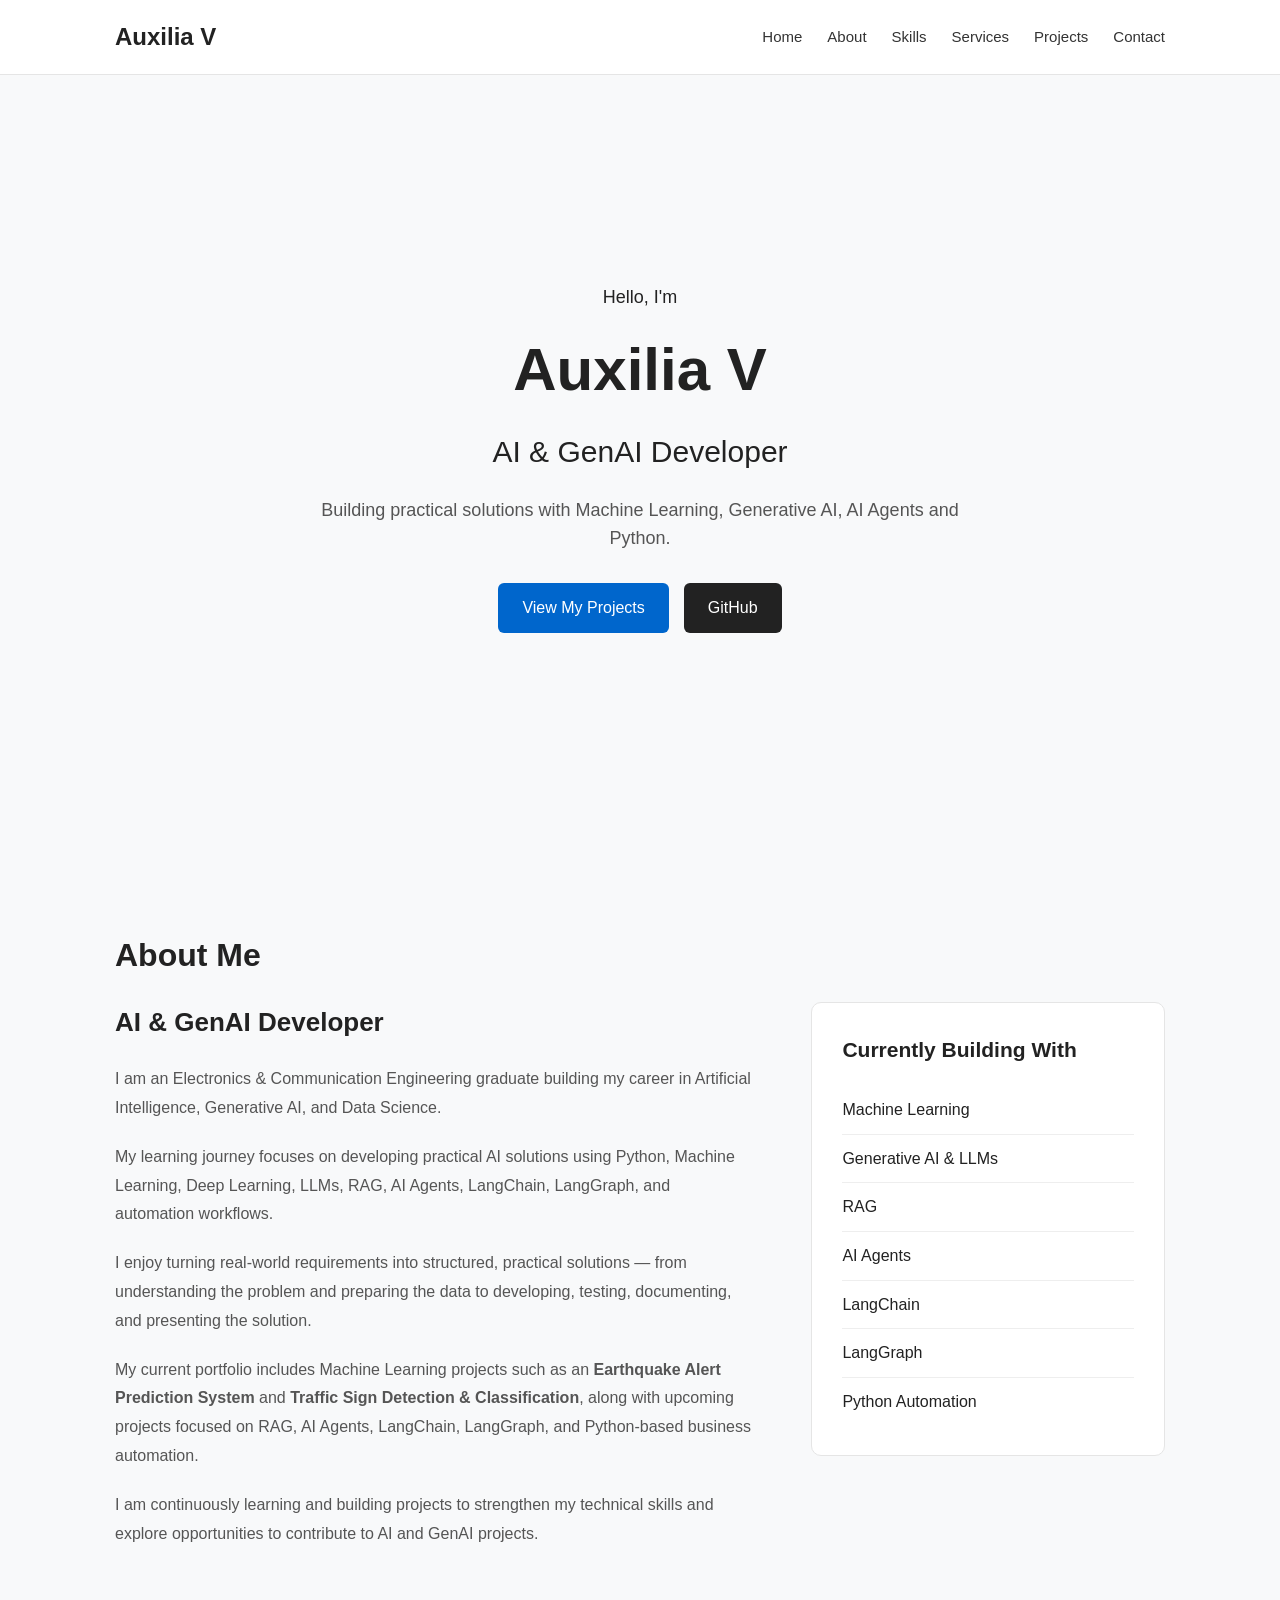
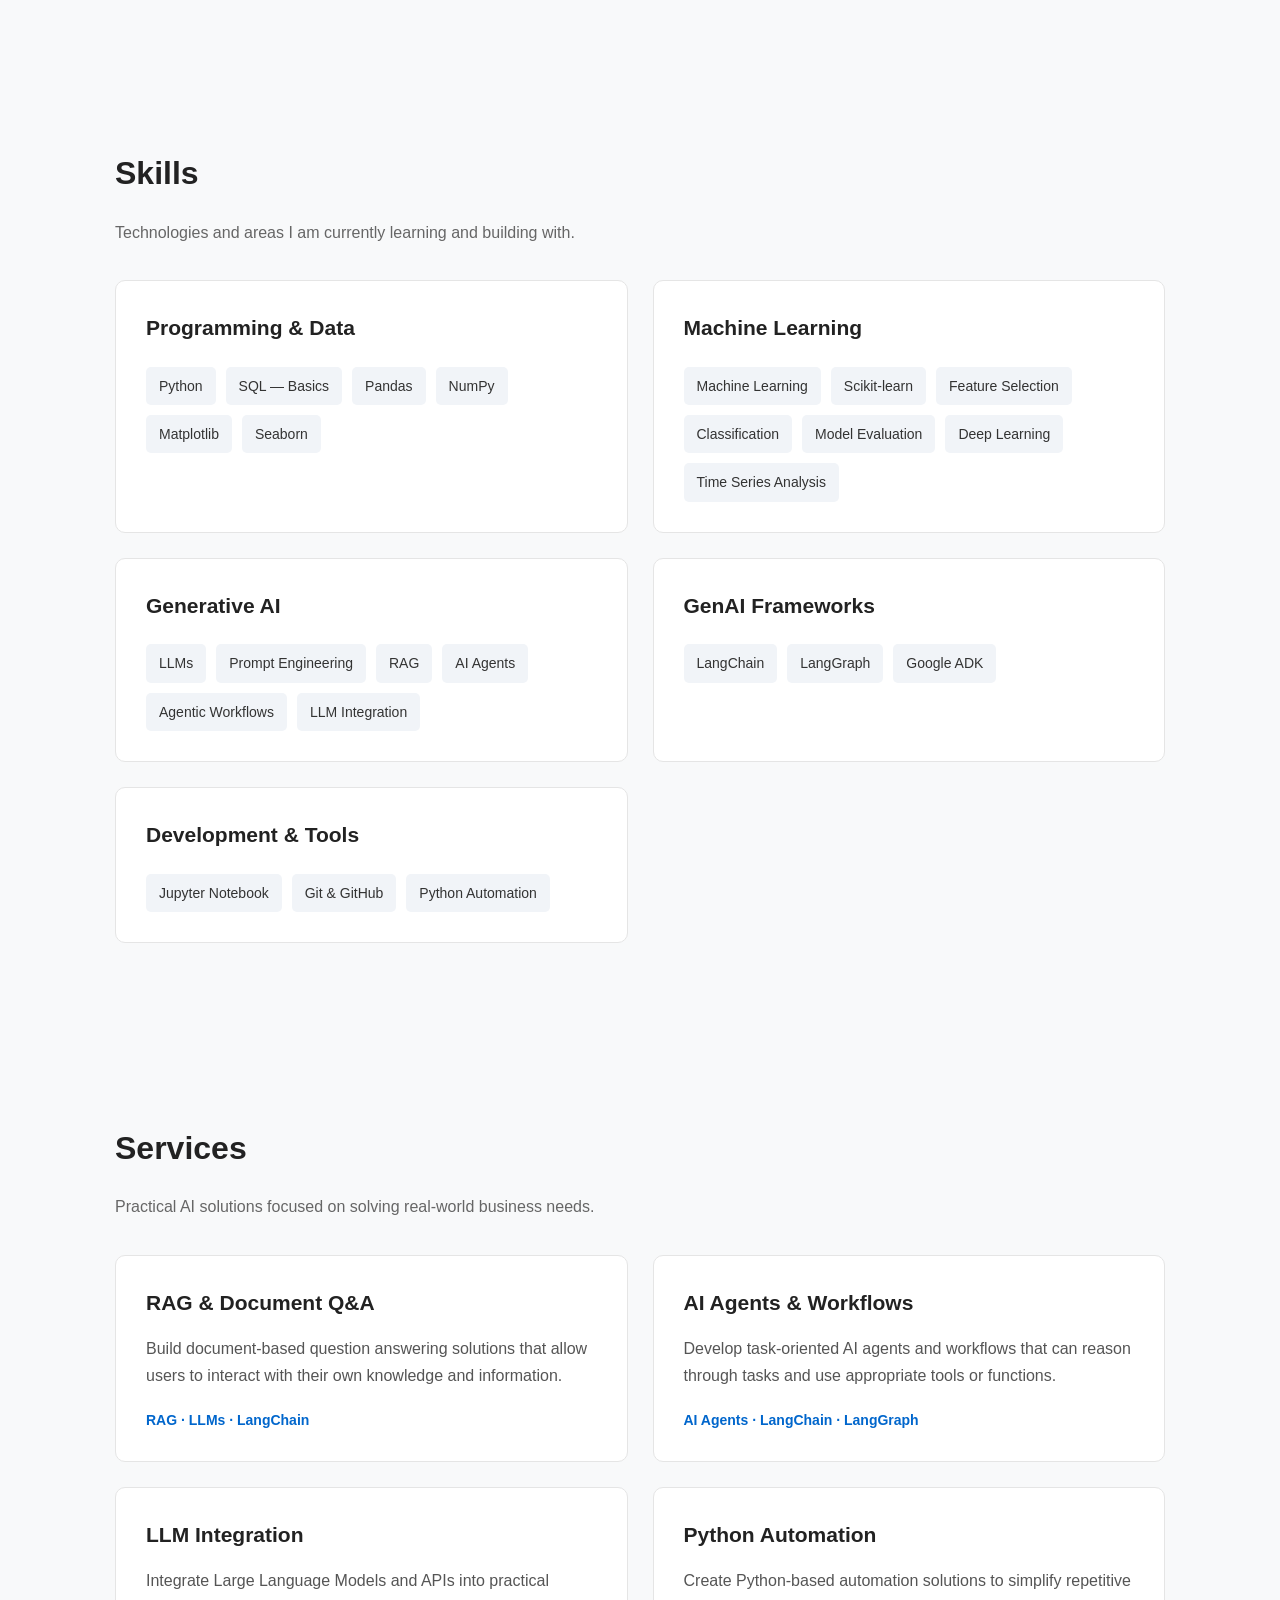
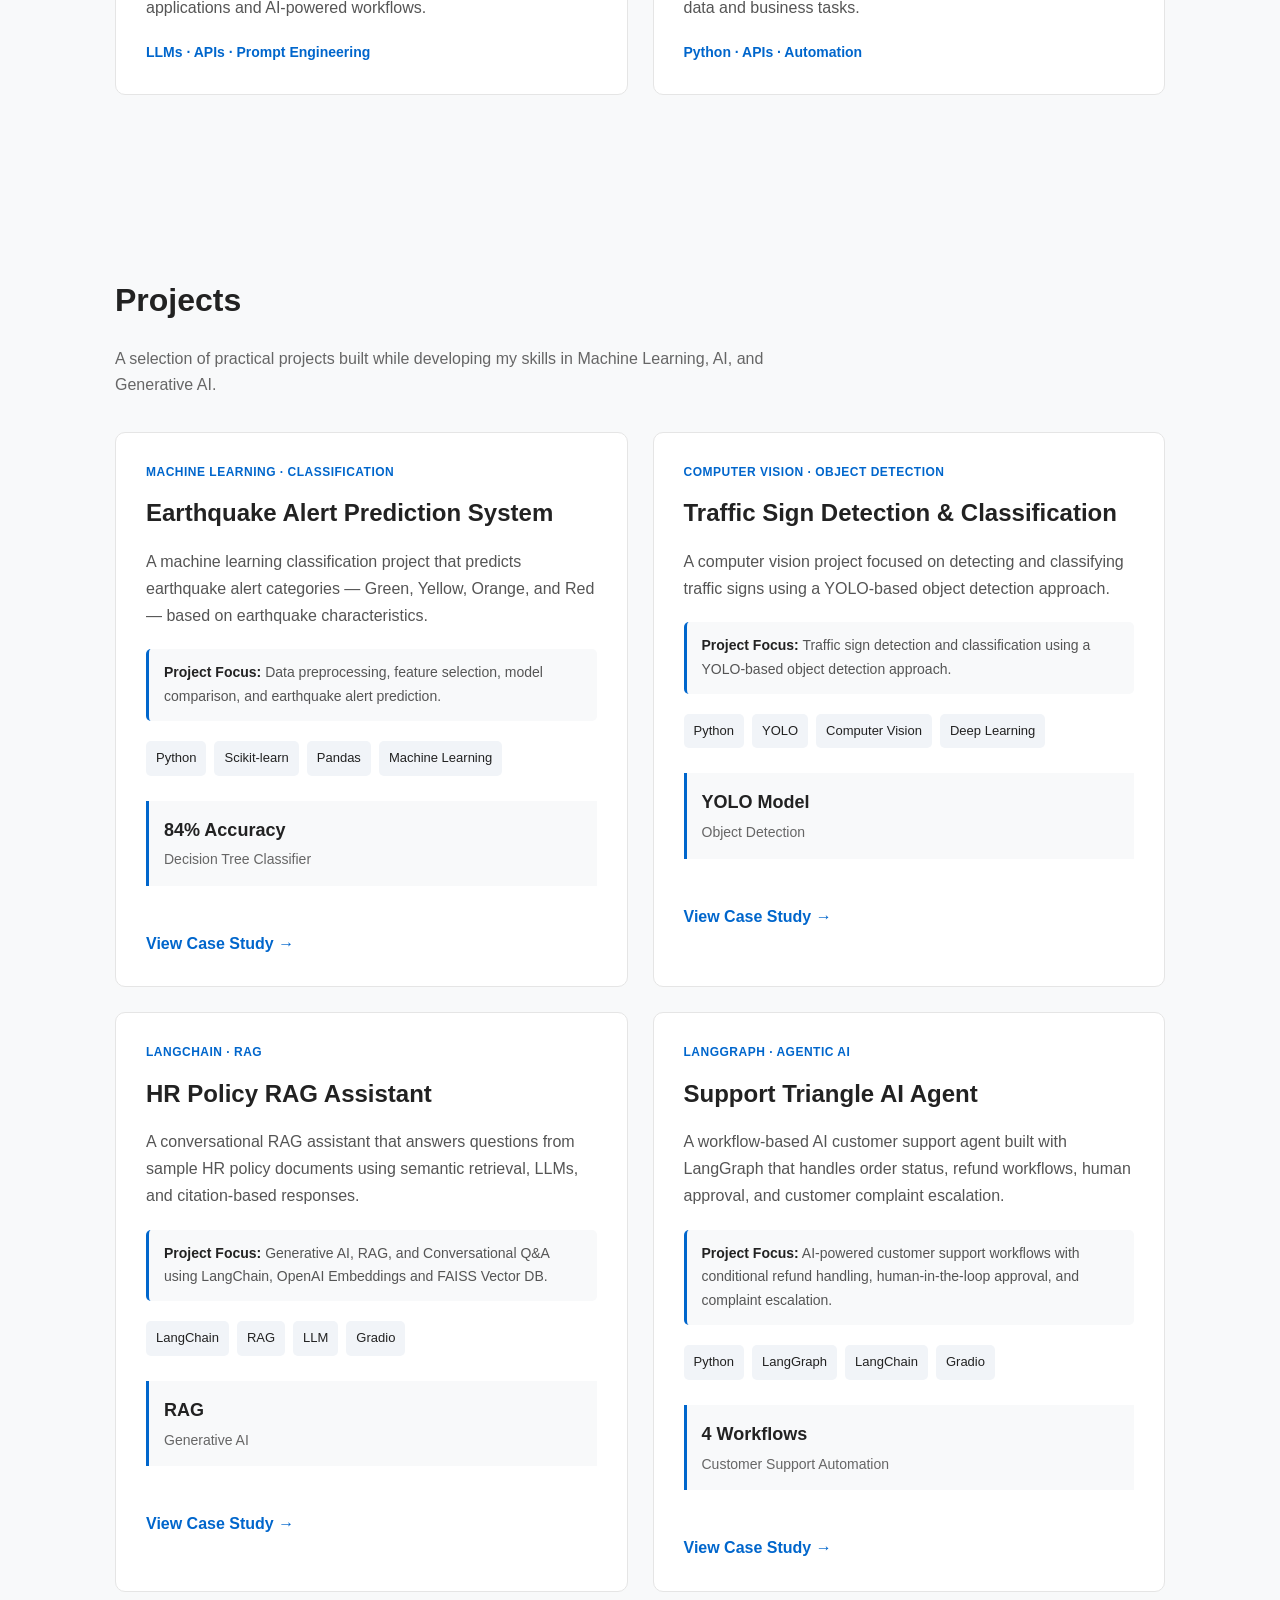
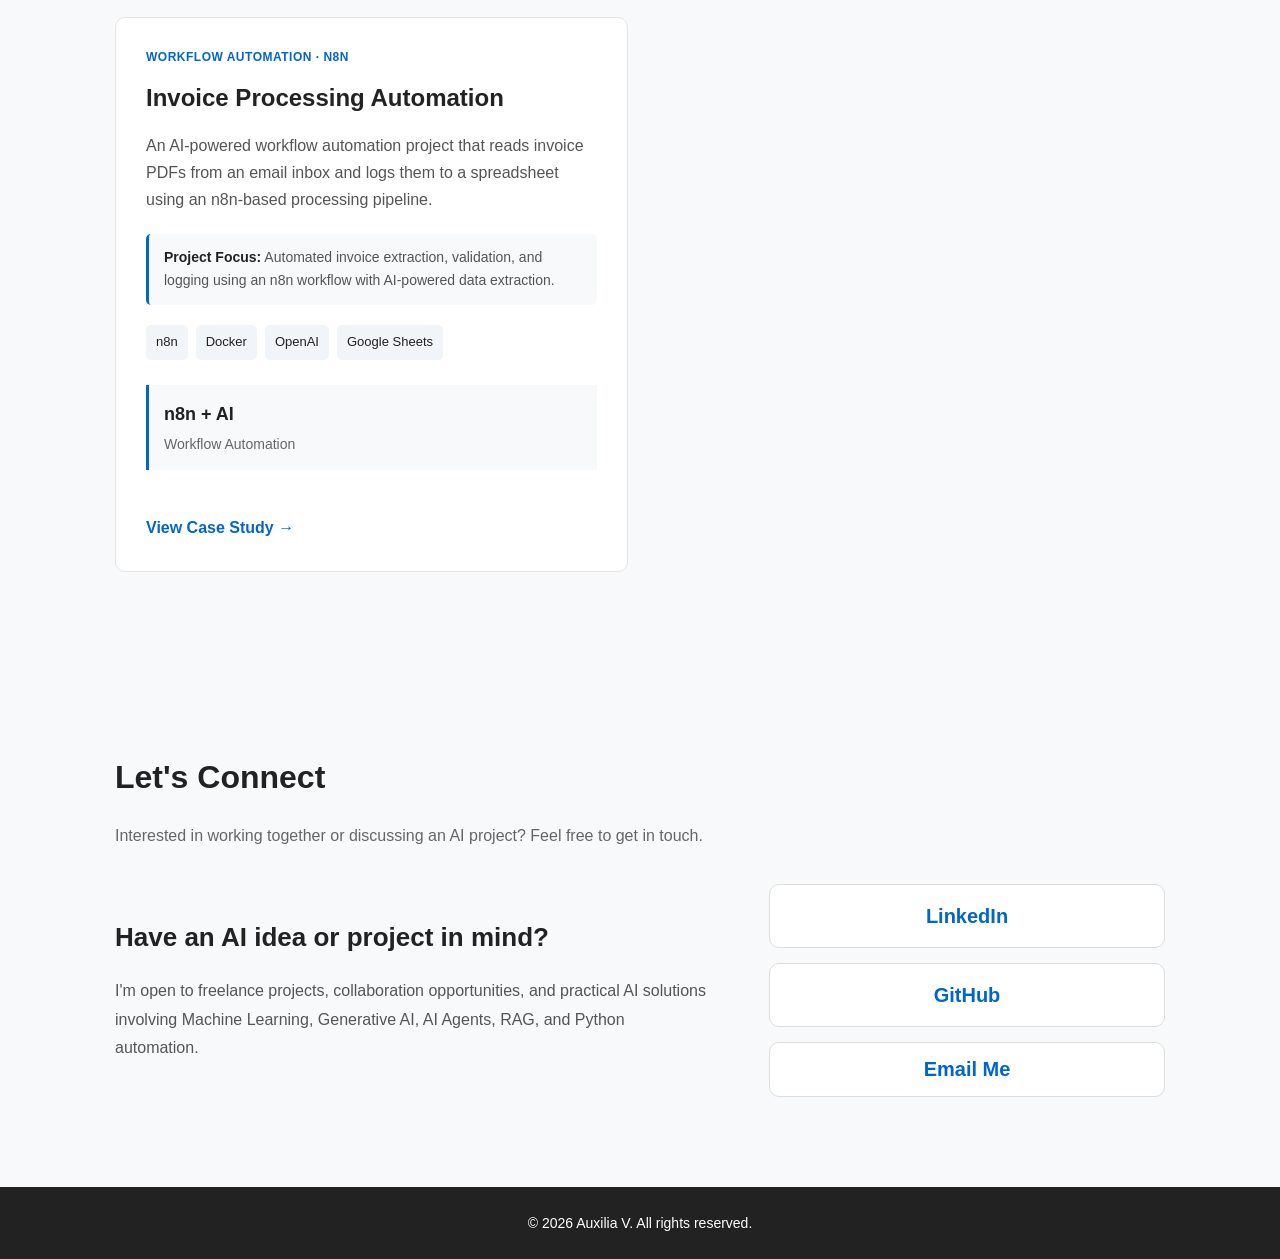
<file: index.html>
<!DOCTYPE html> 
<html lang="en"> 
  <head> 
    <meta charset="UTF-8"> 
    <meta name="viewport" content="width=device-width, initial-scale=1.0"> 
    
    <title>Auxilia V | AI & GenAI Developer</title> 
    
    <link rel="stylesheet" href="style.css"> 
  </head> 
  
  <body> 
    
    <!-- Navigation --> 
    <header> 
      <nav> 
        <div class="logo">Auxilia V</div> 
        
        <ul> 
          <li><a href="#home">Home</a></li> 
          <li><a href="#about">About</a></li> 
          <li><a href="#skills">Skills</a></li> 
          <li><a href="#services">Services</a></li> 
          <li><a href="#projects">Projects</a></li> 
          <li><a href="#contact">Contact</a></li> 
        </ul> 
      </nav> 
    </header> 
    
    <!-- Home --> 
    <section id="home" class="hero"> 
      
      <div class="hero-content"> 
        
        <p class="intro">Hello, I'm</p> 
        
        <h1>Auxilia V</h1> 
        
        <h2>AI & GenAI Developer</h2> 
        
        <p> 
          Building practical solutions with Machine Learning, Generative AI, AI Agents and Python. 
        </p> 
        
        <div class="hero-buttons"> 
          <a href="#projects" class="btn">View My Projects</a> 
          
          <a href="https://github.com/AuxiliaV" 
            target="_blank" 
            class="btn secondary"> 
            GitHub 
          </a> 
        </div> 
      </div> 
    </section> 
    
    <!-- About --> 
    <section id="about"> 
      
      <h2>About Me</h2> 
      
      <div class="about-content"> 
        
        <div class="about-text"> 
          
          <h3>AI & GenAI Developer</h3> 
          
          <p> 
            I am an Electronics & Communication Engineering graduate building my career in Artificial Intelligence, Generative AI, and Data Science. 
          </p> 
          
          <p> 
            My learning journey focuses on developing practical AI solutions using Python, Machine Learning, Deep Learning, LLMs, RAG, AI Agents, LangChain, LangGraph, and automation workflows. 
          </p> 
          
          <p> 
            I enjoy turning real-world requirements into structured, practical solutions — from understanding the problem and preparing the data to developing, testing, documenting, and presenting the solution. 
          </p> 
          
          <p> 
            My current portfolio includes Machine Learning projects such as an <strong>Earthquake Alert Prediction System</strong> and <strong>Traffic Sign Detection & Classification</strong>, 
            along with upcoming projects focused on RAG, AI Agents, LangChain, LangGraph, and Python-based business automation. 
          </p> 
          
          <p> 
            I am continuously learning and building projects to strengthen my technical skills and explore opportunities to contribute to AI and GenAI projects. 
          </p> 
        
        </div> 
        
        <div class="about-focus"> 
          
          <h3>Currently Building With</h3> 
          
          <ul> 
            <li>Machine Learning</li> 
            <li>Generative AI & LLMs</li> 
            <li>RAG</li> 
            <li>AI Agents</li> 
            <li>LangChain</li> 
            <li>LangGraph</li> 
            <li>Python Automation</li> 
          </ul> 
        
        </div> 
      
      </div>
      
    </section> 
    
    <!-- Skills --> 
    <section id="skills"> 
      
      <h2>Skills</h2> 
      
      <p class="section-intro"> 
        Technologies and areas I am currently learning and building with. 
      </p> 

      <div class="skills-grid"> 
        <!-- Programming & Data --> 
        <div class="skill-card"> 
          <h3>Programming & Data</h3> 
          
          <div class="skill-list"> 
            <span>Python</span> 
            <span>SQL — Basics</span> 
            <span>Pandas</span> 
            <span>NumPy</span> 
            <span>Matplotlib</span> 
            <span>Seaborn</span> 
          </div> 
        </div>

        <!-- Machine Learning --> 
        <div class="skill-card"> 
          <h3>Machine Learning</h3> 
          
          <div class="skill-list"> 
            <span>Machine Learning</span> 
            <span>Scikit-learn</span> 
            <span>Feature Selection</span> 
            <span>Classification</span> 
            <span>Model Evaluation</span> 
            <span>Deep Learning</span> 
            <span>Time Series Analysis</span> 
          </div> 
        </div>

        <!-- Generative AI --> 
        <div class="skill-card"> 
          <h3>Generative AI</h3> 
          
          <div class="skill-list"> 
            <span>LLMs</span> 
            <span>Prompt Engineering</span> 
            <span>RAG</span> <span>AI Agents</span> 
            <span>Agentic Workflows</span> 
            <span>LLM Integration</span> 
          </div> 
        </div>

        <!-- GenAI Frameworks --> 
        <div class="skill-card"> 
          <h3>GenAI Frameworks</h3> 
          
          <div class="skill-list"> 
            <span>LangChain</span> 
            <span>LangGraph</span> 
            <span>Google ADK</span> 
          </div> 
        </div>

        <!-- Development & Tools --> 
        <div class="skill-card"> 
          <h3>Development & Tools</h3> 
          
          <div class="skill-list"> 
            <span>Jupyter Notebook</span> 
            <span>Git & GitHub</span> 
            <span>Python Automation</span> 
          </div> 
        </div> 
      
      </div>
      
    </section> 

    <!-- Services --> 
    <section id="services"> 
      <h2>Services</h2> 
      
      <p class="section-intro"> 
        Practical AI solutions focused on solving real-world business needs. 
      </p> 

      <div class="services-grid"> 
        
        <!-- RAG --> 
        <div class="service-card"> 
          <h3>RAG & Document Q&A</h3> 
          
          <p> 
            Build document-based question answering solutions that allow users to interact with their own knowledge and information. 
          </p>

          <div class="service-tools"> 
            RAG · LLMs · LangChain 
          </div> 
        </div>

        <!-- AI Agents --> 
        <div class="service-card"> 
          <h3>AI Agents & Workflows</h3> 
          
          <p> 
            Develop task-oriented AI agents and workflows that can reason through tasks and use appropriate tools or functions. 
          </p>

          <div class="service-tools"> 
            AI Agents · LangChain · LangGraph 
          </div> 
        </div>

        <!-- LLM Integration --> 
        <div class="service-card"> 
          <h3>LLM Integration</h3> 
          <p> 
            Integrate Large Language Models and APIs into practical applications and AI-powered workflows. 
          </p>

          <div class="service-tools"> 
            LLMs · APIs · Prompt Engineering 
          </div> 
        </div>

        <!-- Python Automation --> 
        <div class="service-card"> 
          <h3>Python Automation</h3> 
          <p> 
            Create Python-based automation solutions to simplify repetitive data and business tasks. 
          </p>

          <div class="service-tools"> 
            Python · APIs · Automation 
          </div> 
        </div>
      
      </div>
      
    </section> 
    
    <!-- Projects --> 
   <section id="projects">

    <h2>Projects</h2>

    <p class="section-intro">
        A selection of practical projects built while developing my
        skills in Machine Learning, AI, and Generative AI.
    </p>

    <div class="projects-grid">

        <!-- Earthquake Project -->
        <div class="project-card">

            <div class="project-content">

                <p class="project-type">
                    MACHINE LEARNING · CLASSIFICATION
                </p>

                <h3>Earthquake Alert Prediction System</h3>

                <p>
                    A machine learning classification project that predicts
                    earthquake alert categories — Green, Yellow, Orange,
                    and Red — based on earthquake characteristics.
                </p>
              
              <p class="project-focus">
                <strong>Project Focus:</strong>
                Data preprocessing, feature selection, model comparison,
                and earthquake alert prediction.
              </p>

                <div class="project-tech">
                    <span>Python</span>
                    <span>Scikit-learn</span>
                    <span>Pandas</span>
                    <span>Machine Learning</span>
                </div>

                <div class="project-result">
                    <strong>84% Accuracy</strong>
                    <span>Decision Tree Classifier</span>
                </div>

                <a
                    href="earthquake-alert.html"
                    class="project-link">
                    View Case Study →
                </a>

            </div>

        </div>


        <!-- Traffic Sign Project -->
        <div class="project-card">

            <div class="project-content">

                <p class="project-type">
                    COMPUTER VISION · OBJECT DETECTION
                </p>

                <h3>Traffic Sign Detection & Classification</h3>

                <p>
                    A computer vision project focused on detecting and
                    classifying traffic signs using a YOLO-based object
                    detection approach.
                </p>

              <p class="project-focus">
                <strong>Project Focus:</strong>
                Traffic sign detection and classification using
                a YOLO-based object detection approach.
              </p>

                <div class="project-tech">
                    <span>Python</span>
                    <span>YOLO</span>
                    <span>Computer Vision</span>
                    <span>Deep Learning</span>
                </div>

                <div class="project-result">
                    <strong>YOLO Model</strong>
                    <span>Object Detection</span>
                </div>

                <a
                    href="traffic-sign-test.html"
                    class="project-link">
                    View Case Study →
                </a>

            </div>

        </div>

              <!-- HR Policy RAG -->
        <div class="project-card">

            <div class="project-content">

                <p class="project-type">
                    LANGCHAIN · RAG
                </p>

                <h3>HR Policy RAG Assistant</h3>

                <p>
                    A conversational RAG assistant that answers questions
                    from sample HR policy documents using semantic retrieval,
                    LLMs, and citation-based responses.
                </p>
              
              <p class="project-focus">
                <strong>Project Focus:</strong>
                Generative AI, RAG, and Conversational Q&A using LangChain,
                OpenAI Embeddings and FAISS Vector DB.
              </p>

                <div class="project-tech">
                    <span>LangChain</span>
                    <span>RAG</span>
                    <span>LLM</span>
                    <span>Gradio</span>
                </div>

                <div class="project-result">
                    <strong>RAG</strong>
                    <span>Generative AI</span>
                </div>

                <a
                    href="hr-policy-rag.html"
                    class="project-link">
                    View Case Study →
                </a>

            </div>

        </div>

              <!-- Support Triangle AI Agent -->
        <div class="project-card">

            <div class="project-content">

                <p class="project-type">
                    LANGGRAPH  · AGENTIC AI 
                </p>

                <h3>Support Triangle AI Agent</h3>

                <p>
                    A workflow-based AI customer support agent built with
                    LangGraph that handles order status, refund workflows,
                    human approval, and customer complaint escalation.
                </p>

              <p class="project-focus">
                <strong>Project Focus:</strong>
                AI-powered customer support workflows with conditional
                refund handling, human-in-the-loop approval, and
                complaint escalation.
              </p>

                <div class="project-tech">
                    <span>Python</span>
                    <span>LangGraph</span>
                    <span>LangChain</span>
                    <span>Gradio</span>
                </div>

                <div class="project-result">
                    <strong>4 Workflows</strong>
                    <span>Customer Support Automation</span>
                </div>

                <a
                    href="support-triangle.html"
                    class="project-link">
                    View Case Study →
                </a>

            </div>

        </div>
      <!-- Invoice Processing Automation Project -->
        <div class="project-card">

            <div class="project-content">

                <p class="project-type">
                    WORKFLOW AUTOMATION · N8N
                </p>

                <h3>Invoice Processing Automation</h3>

                <p>
                    An AI-powered workflow automation project that reads
                    invoice PDFs from an email inbox and logs them to a
                    spreadsheet using an n8n-based processing pipeline.
                </p>

              <p class="project-focus">
                <strong>Project Focus:</strong>
                Automated invoice extraction, validation, and logging
                using an n8n workflow with AI-powered data extraction.
              </p>

                <div class="project-tech">
                    <span>n8n</span>
                    <span>Docker</span>
                    <span>OpenAI</span>
                    <span>Google Sheets</span>
                </div>

                <div class="project-result">
                    <strong>n8n + AI</strong>
                    <span>Workflow Automation</span>
                </div>

                <a
                    href="invoice-automation.html"
                    class="project-link">
                    View Case Study →
                </a>

            </div>

        </div>

    </div>

</section> 
    
    <!-- Contact --> 
    <section id="contact"> 
      <h2>Let's Connect</h2> 
      
      <p class="section-intro"> 
        Interested in working together or discussing an AI project? Feel free to get in touch. 
      </p>

      <div class="contact-content"> 
        
        <div class="contact-text">
          
          <h3>Have an AI idea or project in mind?</h3> 
          
          <p> 
            I'm open to freelance projects, collaboration opportunities, and practical AI solutions involving Machine Learning, Generative AI, AI Agents, RAG, and Python automation. 
          </p>
        
        </div> 
        
        <div class="contact-links"> 
          
          <a href="https://linkedin.com/in/auxilia-v-au2008au" target="_blank"> 
            LinkedIn 
          </a> 
          
          <a href="https://github.com/AuxiliaV" target="_blank"> 
            GitHub 
          </a> 

          <div class="email-action">
            <button type="button" class="contact-button" onclick="copyEmail()">
              Email Me
            </button>  
            <div id="email-popup" class="email-popup">
              <button class="popup-close" onclick="closeEmailPopup()">×</button>
              <strong>Email copied!</strong>
              <p>Email address has been copied to the clipboard.</p>
              <span id="copied-email"></span>
            </div>
          </div>
        
        </div> 
      
      </div>
      
    </section> 
    
    <!-- Footer --> 
    <footer> 
      <p>© 2026 Auxilia V. All rights reserved.</p> 
    </footer> 

    <script>
    function copyEmail() {
        const email = "auxilia.2094@gmail.com";

        navigator.clipboard.writeText(email).then(() => {
            document.getElementById("copied-email").textContent = email;
            document.getElementById("email-popup").style.display = "block";

            setTimeout(() => {
                closeEmailPopup();
            }, 180000);
        }).catch(() => {
            alert("Please copy my email manually: " + email);
        });
    }

    function closeEmailPopup() {
        document.getElementById("email-popup").style.display = "none";
    }
</script>
    
  </body> 
</html>
</file>
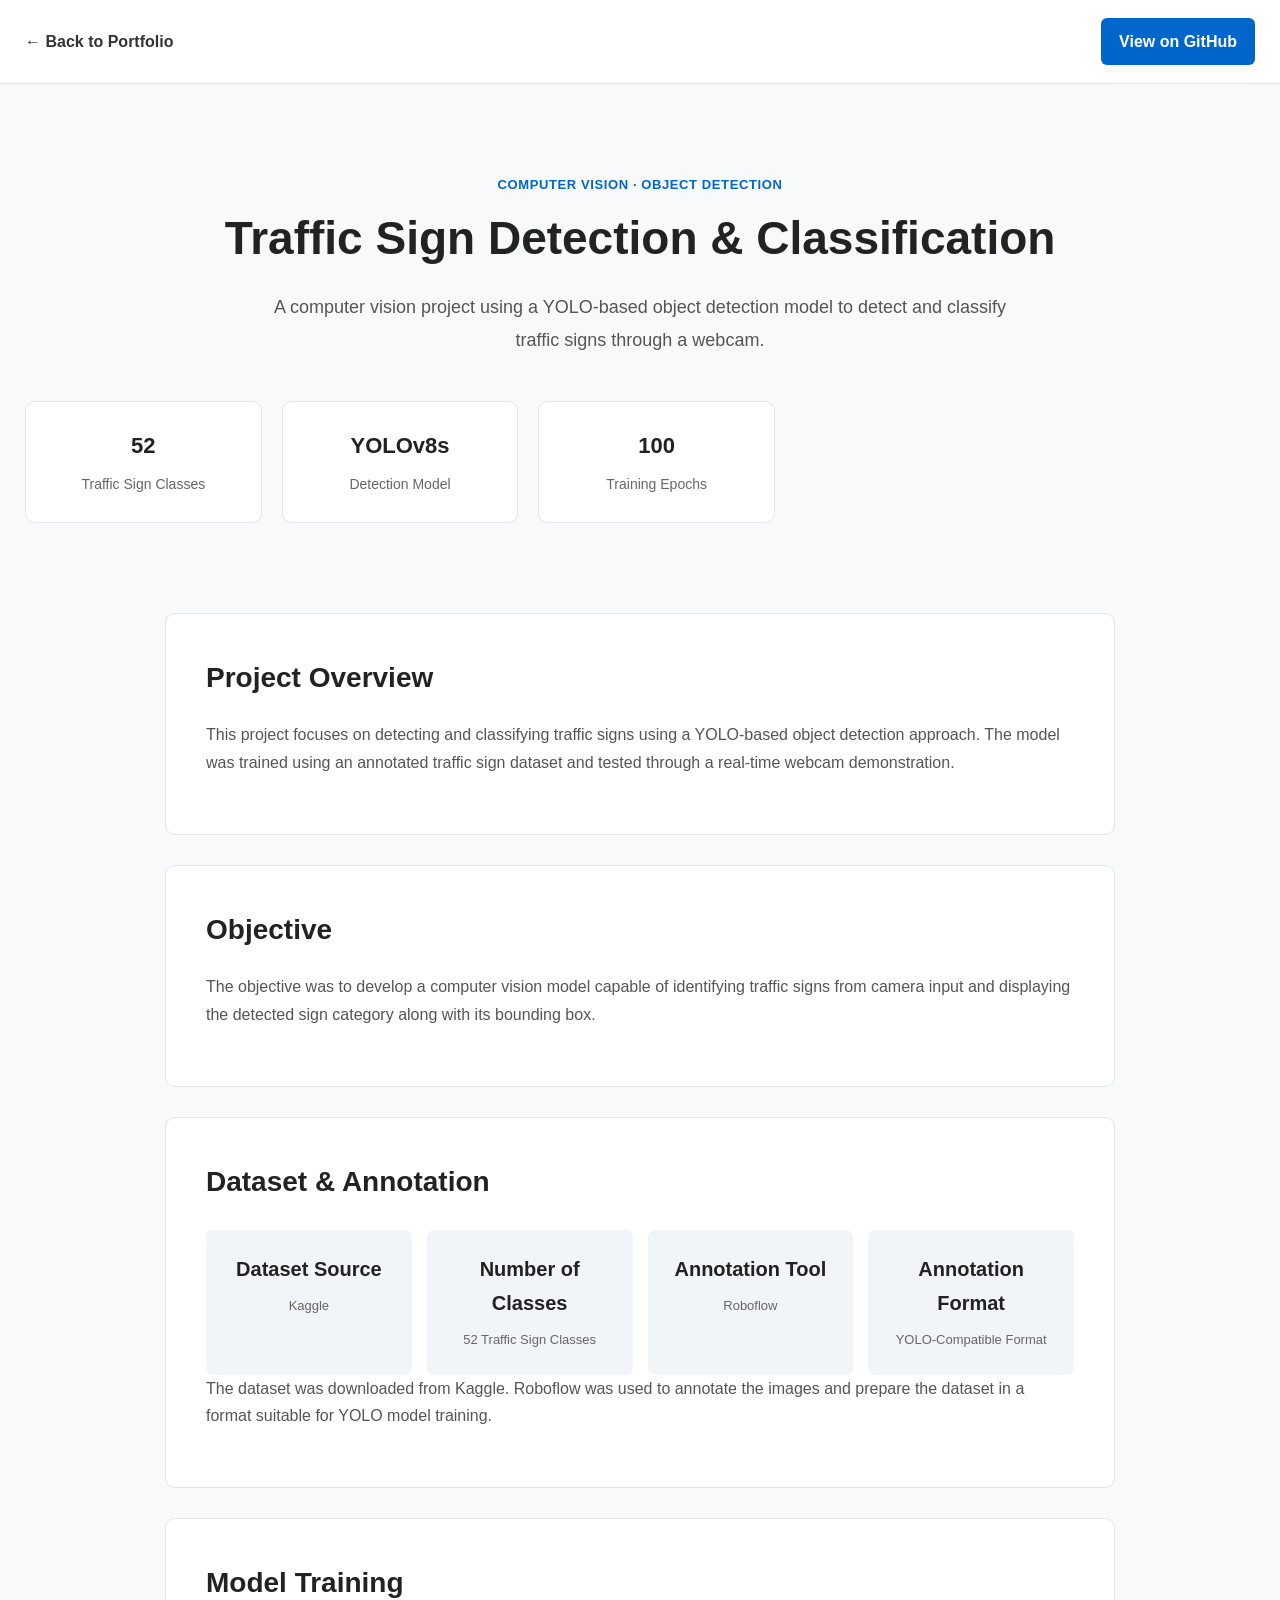
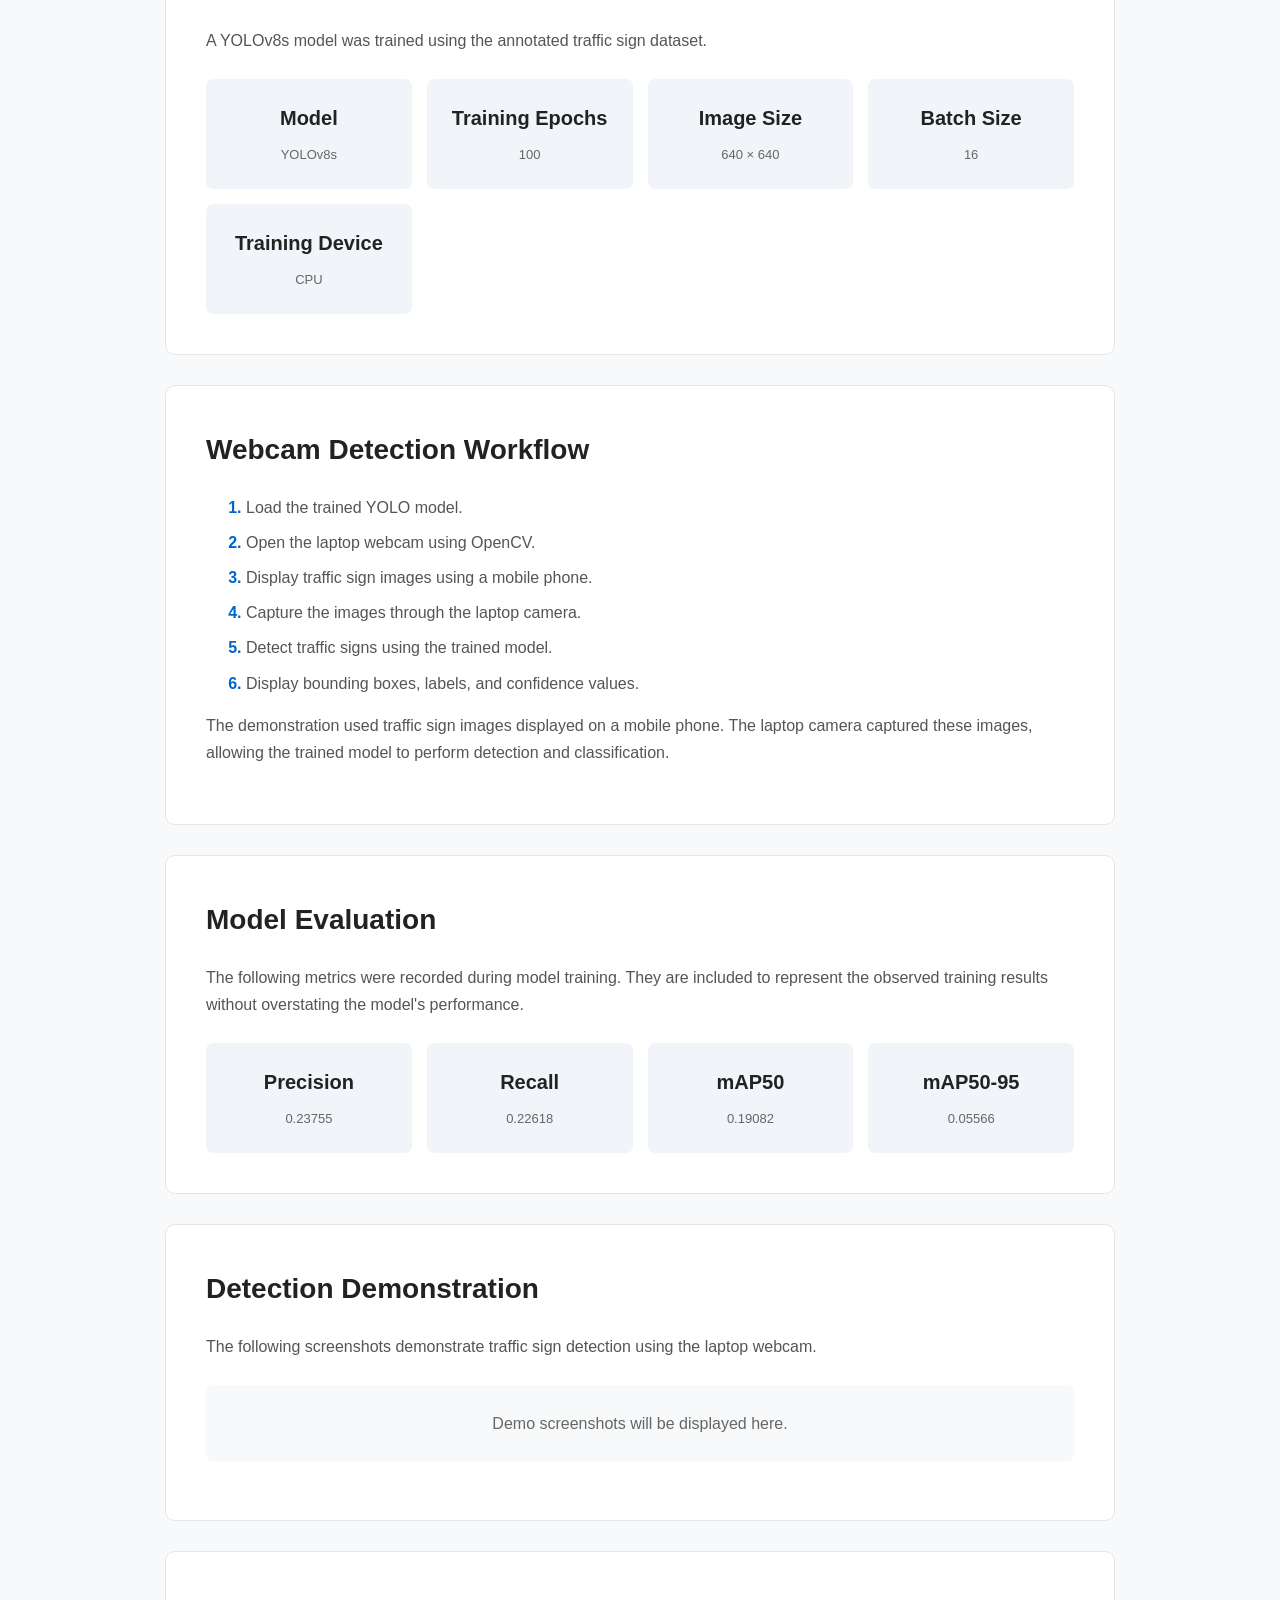
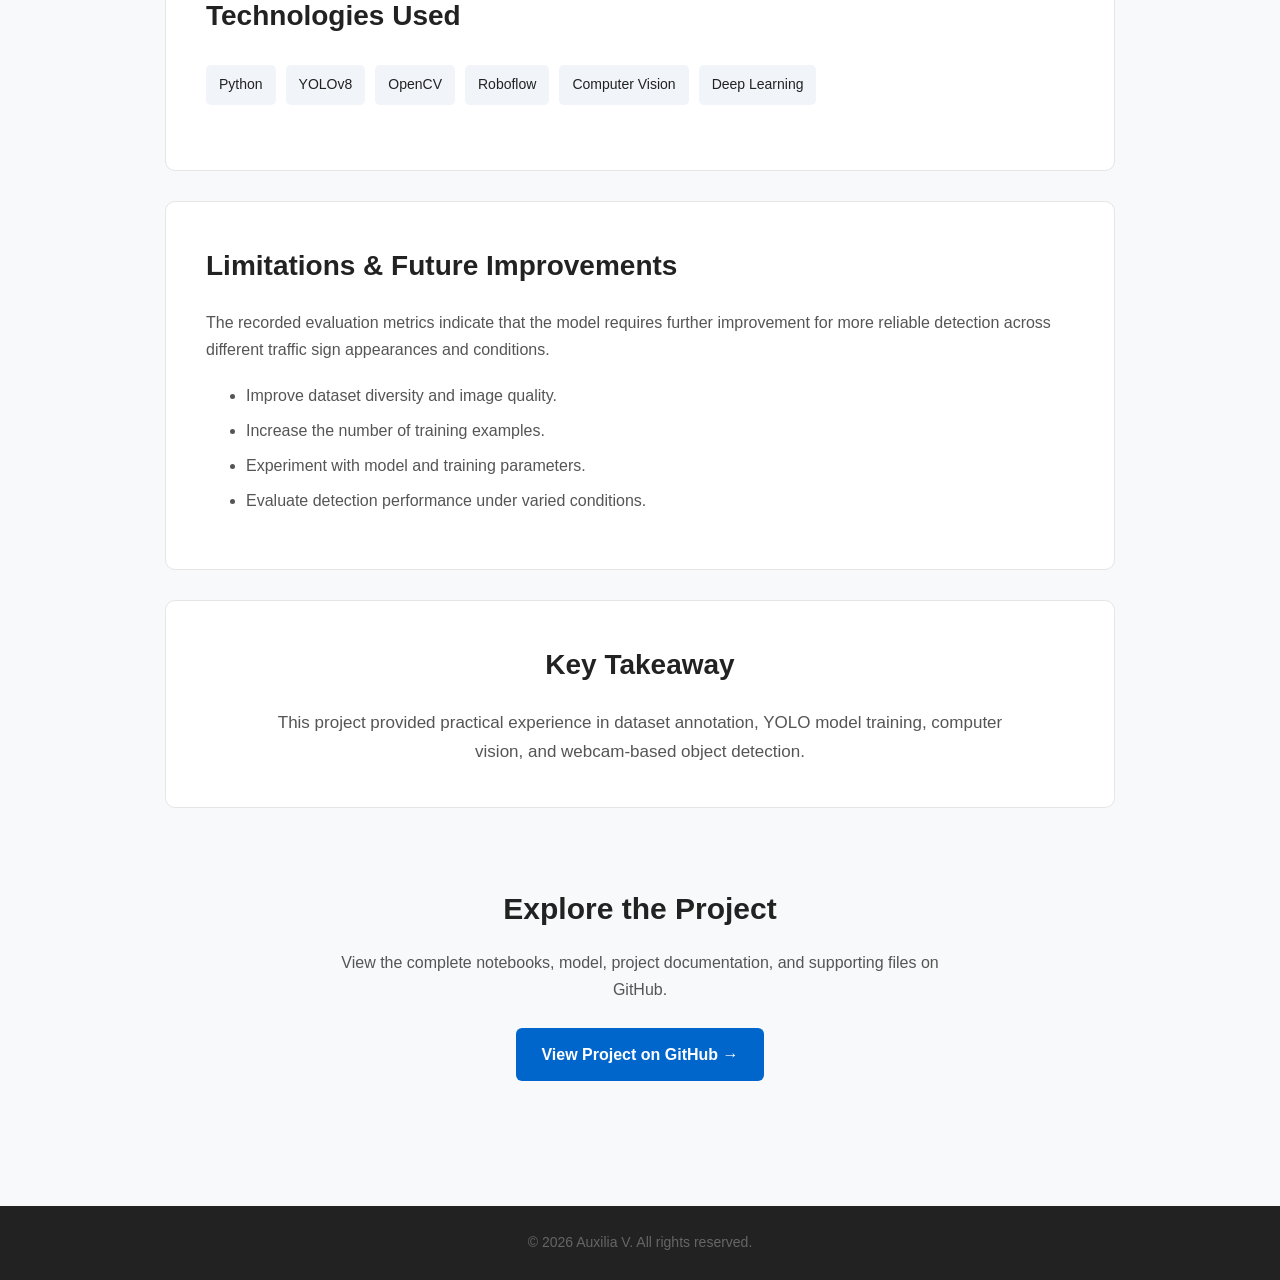
<file: traffic-sign.html>
<!DOCTYPE html>
<html lang="en">
<head>
    <meta charset="UTF-8">
    <meta name="viewport" content="width=device-width, initial-scale=1.0">

    <title>Traffic Sign Detection & Classification | Auxilia V</title>

    <link rel="stylesheet" href="traffic-sign.css">
</head>

<body>

    <!-- Navigation -->
    <nav class="case-study-nav">
        <a href="index.html">← Back to Portfolio</a>

        <a
            href="https://github.com/AuxiliaV/Traffic-Sign-Detection-and-Classification"
            target="_blank"
            class="github-button">
            View on GitHub
        </a>
    </nav>

    <!-- Hero Section -->
    <header class="case-study-hero">

        <p class="project-type">
            COMPUTER VISION · OBJECT DETECTION
        </p>

        <h1>Traffic Sign Detection & Classification</h1>

        <p class="case-intro">
            A computer vision project using a YOLO-based object detection
            model to detect and classify traffic signs through a webcam.
        </p>

        <div class="case-study-highlights">

            <div>
                <strong>52</strong>
                <span>Traffic Sign Classes</span>
            </div>

            <div>
                <strong>YOLOv8s</strong>
                <span>Detection Model</span>
            </div>

            <div>
                <strong>100</strong>
                <span>Training Epochs</span>
            </div>

        </div>

    </header>

    <main class="case-study-container">

        <!-- Project Overview -->
        <section class="case-study-section">

            <h2>Project Overview</h2>

            <p>
                This project focuses on detecting and classifying traffic signs
                using a YOLO-based object detection approach.
                The model was trained using an annotated traffic sign dataset
                and tested through a real-time webcam demonstration.
            </p>

        </section>

        <!-- Objective -->
        <section class="case-study-section">

            <h2>Objective</h2>

            <p>
                The objective was to develop a computer vision model capable
                of identifying traffic signs from camera input and displaying
                the detected sign category along with its bounding box.
            </p>

        </section>

        <!-- Dataset and Annotation -->
        <section class="case-study-section">

            <h2>Dataset & Annotation</h2>

            <div class="info-grid">

                <div class="info-card">
                    <strong>Dataset Source</strong>
                    <span>Kaggle</span>
                </div>

                <div class="info-card">
                    <strong>Number of Classes</strong>
                    <span>52 Traffic Sign Classes</span>
                </div>

                <div class="info-card">
                    <strong>Annotation Tool</strong>
                    <span>Roboflow</span>
                </div>

                <div class="info-card">
                    <strong>Annotation Format</strong>
                    <span>YOLO-Compatible Format</span>
                </div>

            </div>

            <p>
                The dataset was downloaded from Kaggle. Roboflow was used
                to annotate the images and prepare the dataset in a format
                suitable for YOLO model training.
            </p>

        </section>

        <!-- Model Training -->
        <section class="case-study-section">

            <h2>Model Training</h2>

            <p>
                A YOLOv8s model was trained using the annotated traffic sign
                dataset.
            </p>

            <div class="info-grid">

                <div class="info-card">
                    <strong>Model</strong>
                    <span>YOLOv8s</span>
                </div>

                <div class="info-card">
                    <strong>Training Epochs</strong>
                    <span>100</span>
                </div>

                <div class="info-card">
                    <strong>Image Size</strong>
                    <span>640 × 640</span>
                </div>

                <div class="info-card">
                    <strong>Batch Size</strong>
                    <span>16</span>
                </div>

                <div class="info-card">
                    <strong>Training Device</strong>
                    <span>CPU</span>
                </div>

            </div>

        </section>

        <!-- Detection Workflow -->
        <section class="case-study-section">

            <h2>Webcam Detection Workflow</h2>

            <ol class="workflow-list">

                <li>Load the trained YOLO model.</li>

                <li>Open the laptop webcam using OpenCV.</li>

                <li>Display traffic sign images using a mobile phone.</li>

                <li>Capture the images through the laptop camera.</li>

                <li>Detect traffic signs using the trained model.</li>

                <li>Display bounding boxes, labels, and confidence values.</li>

            </ol>

            <p>
                The demonstration used traffic sign images displayed on a
                mobile phone. The laptop camera captured these images,
                allowing the trained model to perform detection and
                classification.
            </p>

        </section>

        <!-- Evaluation -->
        <section class="case-study-section">

            <h2>Model Evaluation</h2>

            <p>
                The following metrics were recorded during model training.
                They are included to represent the observed training results
                without overstating the model's performance.
            </p>

            <div class="info-grid">

                <div class="info-card">
                    <strong>Precision</strong>
                    <span>0.23755</span>
                </div>

                <div class="info-card">
                    <strong>Recall</strong>
                    <span>0.22618</span>
                </div>

                <div class="info-card">
                    <strong>mAP50</strong>
                    <span>0.19082</span>
                </div>

                <div class="info-card">
                    <strong>mAP50-95</strong>
                    <span>0.05566</span>
                </div>

            </div>

        </section>

        <!-- Demo Screenshots -->
        <section class="case-study-section">

            <h2>Detection Demonstration</h2>

            <p>
                The following screenshots demonstrate traffic sign detection
                using the laptop webcam.
            </p>

            <div class="demo-gallery">

                <!-- Screenshots will be added after uploading them -->
                <p>
                    Demo screenshots will be displayed here.
                </p>

            </div>

        </section>

        <!-- Technologies -->
        <section class="case-study-section">

            <h2>Technologies Used</h2>

            <div class="technology-tags">

                <span>Python</span>
                <span>YOLOv8</span>
                <span>OpenCV</span>
                <span>Roboflow</span>
                <span>Computer Vision</span>
                <span>Deep Learning</span>

            </div>

        </section>

        <!-- Limitations -->
        <section class="case-study-section">

            <h2>Limitations & Future Improvements</h2>

            <p>
                The recorded evaluation metrics indicate that the model
                requires further improvement for more reliable detection
                across different traffic sign appearances and conditions.
            </p>

            <ul>
                <li>Improve dataset diversity and image quality.</li>
                <li>Increase the number of training examples.</li>
                <li>Experiment with model and training parameters.</li>
                <li>Evaluate detection performance under varied conditions.</li>
            </ul>

        </section>

        <!-- Key Takeaway -->
        <section class="case-study-section takeaway">

            <h2>Key Takeaway</h2>

            <p>
                This project provided practical experience in dataset
                annotation, YOLO model training, computer vision, and
                webcam-based object detection.
            </p>

        </section>

        <!-- GitHub CTA -->
        <section class="case-study-cta">

            <h2>Explore the Project</h2>

            <p>
                View the complete notebooks, model, project documentation,
                and supporting files on GitHub.
            </p>

            <a
                href="https://github.com/AuxiliaV/Earthquake-Alert-Prediction"
                target="_blank"
                class="github-button large">
                View Project on GitHub →
            </a>

        </section>

    </main>

    <footer>
        <p>© 2026 Auxilia V. All rights reserved.</p>
    </footer>

</body>
</html>
</file>
<file: style.css>
/* =========================
General
========================= */
* {
  margin: 0;
  padding: 0;
  box-sizing: border-box;
}

html { 
  scroll-behavior: smooth; 
}

body { 
  font-family: Arial, Helvetica, sans-serif; 
  line-height: 1.6; 
  background: #f8f9fa; 
  color: #222; 
}

/* ========================= 
Navigation 
========================= */

header { 
  position: sticky; 
  top: 0; 
  z-index: 1000; 
  background: #ffffff; 
  border-bottom: 1px solid #e5e5e5; 
}

nav { 
  max-width: 1100px; 
  margin: auto; 
  padding: 18px 25px; 
  
  display: flex; 
  justify-content: space-between; 
  align-items: center; 
}

.logo { 
  font-size: 24px; 
  font-weight: bold; 
}

nav ul { 
  list-style: none; 
  
  display: flex; 
  gap: 25px; 
}

nav ul li a { 
  text-decoration: none; 
  color: #333; 
  font-size: 15px;
}

nav ul li a:hover { 
  color: #0066cc; 
}

/* ========================= 
Hero Section 
========================= */

.hero { 
  min-height: 85vh; 
  
  display: flex; 
  justify-content: center; 
  align-items: center; 
  
  text-align: center; 
  
  padding: 60px 20px; 
}

.hero-content { 
  max-width: 750px; 
}

.intro { 
  font-size: 18px; 
  margin-bottom: 10px; 
}

.hero h1 { 
  font-size: 60px; 
  margin-bottom: 10px; 
}

.hero h2 { 
  font-size: 30px; 
  font-weight: 500; 
  margin-bottom: 20px; 
}

.hero-content > p:not(.intro) { 
  font-size: 18px; 
  color: #555; 
  max-width: 650px; 
  margin: 0 auto 30px; 
}

/* ========================= 
Buttons 
========================= */

.hero-buttons { 
  display: flex; 
  justify-content: center; 
  gap: 15px; 
  flex-wrap: wrap; 
}

.btn { 
  display: inline-block; 
  
  padding: 12px 24px; 
  
  background: #0066cc; 
  color: white; 
  
  text-decoration: none; 
  
  border-radius: 6px; 
  
  transition: 0.3s;
}

.btn:hover { 
  opacity: 0.85;
} 

.btn.secondary { 
  background: #222; 
}

/* ========================= 
Sections
========================= */

section:not(.hero) { 
  max-width: 1100px; 
  margin: auto; 
  
  padding: 90px 25px; 
  
  min-height: 300px; 
} 

section:not(.hero) h2 { 
  font-size: 32px; 
  margin-bottom: 20px; 
}

/* ========================= 
Footer 
========================= */

footer { 
  text-align: center; 
  
  padding: 25px; 
  
  background: #222; 
  color: white; 
  
  font-size: 14px; 
}

/* 
========================= 
About Section 
========================= */ 
.about-content { 
  display: grid; 
  grid-template-columns: minmax(0, 1.8fr) minmax(260px, 1fr); 
  gap: 60px; align-items: start;
} 

.about-text { 
  max-width: 720px; 
} 

.about-text h3 {
  font-size: 26px; 
  margin-bottom: 22px; 
} 

.about-text p { 
  margin-bottom: 20px; 
  color: #555; 
  line-height: 1.8; 
} 

.about-focus { 
  background: #ffffff; 
  padding: 30px; 
  border-radius: 10px; 
  border: 1px solid #e5e5e5; 
} 

.about-focus h3 { 
  font-size: 21px; 
  margin-bottom: 20px; 
} 

.about-focus ul { 
  list-style: none; 
} 

.about-focus li { 
  padding: 11px 0; 
  border-bottom: 1px solid #eeeeee; 
} 

.about-focus li:last-child { 
  border-bottom: none; 
}

/* ========================= 
Skills Section 
========================= */

.section-intro { 
  color: #666; 
  margin-bottom: 35px; 
  max-width: 650px; 
}

.skills-grid { 
  display: grid; 
  grid-template-columns: repeat(2, 1fr); 
  gap: 25px; 
}

.skill-card { 
  background: #ffffff; 
  padding: 30px; 
  border: 1px solid #e5e5e5; 
  border-radius: 10px; 
}

.skill-card h3 { 
  font-size: 21px; 
  margin-bottom: 22px; 
} 

.skill-list { 
  display: flex; 
  flex-wrap: wrap; 
  gap: 10px; 
}

.skill-list span { 
  display: inline-block; 
  padding: 8px 13px; 
  background: #f1f4f8; 
  border-radius: 5px; 
  font-size: 14px; 
  color: #333; 
}

/* ========================= 
Services Section 
========================= */

.services-grid {
  display: grid; 
  grid-template-columns: repeat(2, 1fr); 
  gap: 25px; 
}

.service-card { 
  background: #ffffff; 
  padding: 30px; 
  border: 1px solid #e5e5e5; 
  border-radius: 10px; 
}

.service-card h3 { 
  font-size: 21px; 
  margin-bottom: 15px; 
}

.service-card p { 
  color: #555; 
  line-height: 1.7; 
  margin-bottom: 20px; 
}

.service-tools { 
  font-size: 14px; 
  color: #0066cc; 
  font-weight: 600; 
}

/* ========================= 
Projects
========================= */

.projects-grid {
    display: grid;
    grid-template-columns: repeat(2, 1fr);
    gap: 25px;
}

.project-card {
    background: #fff;
    border: 1px solid #e5e5e5;
    border-radius: 10px;
    overflow: hidden;
  transition: transform 0.3s ease, box-shadow 0.3s ease;
  cursor: default;
}

.project-card:hover {
    transform: translateY(-6px);
    box-shadow: 0 10px 25px rgba(0, 0, 0, 0.08);
   outline: 1px solid #0066cc;
}

.project-content {
    padding: 30px;
}

.project-type {
    font-size: 12px;
    font-weight: 700;
    color: #0066cc;
    letter-spacing: 0.5px;
    margin-bottom: 12px;
}

.project-card h3 {
    font-size: 24px;
    margin-bottom: 15px;
}

.project-card p:not(.project-type) {
    color: #555;
    line-height: 1.7;
    margin-bottom: 20px;
}

.project-tech {
    display: flex;
    flex-wrap: wrap;
    gap: 8px;
    margin-bottom: 25px;
}

.project-tech span {
    background: #f1f4f8;
    padding: 7px 10px;
    border-radius: 5px;
    font-size: 13px;
}

.project-result {
    display: flex;
    flex-direction: column;
    gap: 4px;
    padding: 15px;
    background: #f8f9fa;
    border-left: 3px solid #0066cc;
    margin-bottom: 25px;
}

.project-result strong {
    font-size: 18px;
}

.project-result span {
    color: #666;
    font-size: 14px;
}

.project-link {
    color: #0066cc;
    font-weight: 600;
    text-decoration: none;
  display: inline-block;
  margin-top: 20px;
  transition: transform 0.2s ease;
}

.project-link:hover {
    transform: translateX(4px);
}

/* ========================= 
Contact
========================= */

.contact-content {
    display: grid;
    grid-template-columns: 1.5fr 1fr;
    gap: 60px;
    align-items: center;
}

.contact-text {
    max-width: 650px;
}

.contact-text h3 {
    font-size: 26px;
    margin-bottom: 18px;
}

.contact-text p {
    color: #555;
    line-height: 1.8;
}

.contact-links {
    display: flex;
    flex-direction: column;
    gap: 15px;
}

/*.contact-links a {
    display: block;
    padding: 15px 20px;
    background: #fff;
    border: 1px solid #e5e5e5;
    border-radius: 8px;
    color: #0066cc;
    font-weight: 600;
    text-decoration: none;
    text-align: center;
}*/

.contact-links a,
.contact-button {
    display: block;
    width: 100%;
    box-sizing: border-box;
    padding: 15px;
    background: #ffffff;
    border: 1px solid #dddddd;
    border-radius: 10px;
    color: #0066cc;
    font-size: 20px;
    font-weight: 600;
    text-align: center;
    text-decoration: none;
    cursor: pointer;
}

.contact-links a:hover {
    background: #f1f4f8;
}

/* ========================= 
Mobile 
========================= */

@media (max-width: 768px) { 
  nav { 
    flex-direction: column; 
    gap: 15px; 
  } 
  
  nav ul { 
    gap: 12px; 
    flex-wrap: wrap; 
    justify-content: center; 
  }

.hero h1 { 
  font-size: 42px;
} 
  .hero h2 { 
    font-size: 24px; 
  }

.hero-content > p:not(.intro) { 
  font-size: 16px;
} 
  
  section:not(.hero) { 
    padding: 60px 20px; 
  } 

  .about-content {
        grid-template-columns: 1fr;
        gap: 30px;
    }

  .skills-grid {
        grid-template-columns: 1fr;
    }

   .services-grid {
        grid-template-columns: 1fr;
    }

  .projects-grid {
    grid-template-columns: 1fr;
  }

  .contact-content {
    grid-template-columns: 1fr;
    gap: 30px;
  }
}

/* Email Popup */

.email-action {
    position: relative;
    width: 100%;
}

.email-popup {
    display: none;
    position: absolute;
    margin-top: 15px;
    padding: 20px;
    max-width: 350px;
    background: #ffffff;
    border: 1px solid #e5e5e5;
    border-radius: 10px;
    box-shadow: 0 8px 20px rgba(0, 0, 0, 0.08);
    text-align: left;
  top: calc(100% + 15px);
    left: 0;
    z-index: 10;
    margin-top: 0;
}

.email-popup strong {
    display: block;
    color: #0066cc;
    margin-bottom: 8px;
}

.email-popup p {
    margin: 0;
    font-size: 14px;
    color: #555;
    line-height: 1.6;
}

.popup-close {
    position: absolute;
    top: 8px;
    right: 10px;
    border: none;
    background: transparent;
    font-size: 20px;
    color: #555;
    cursor: pointer;
}

.popup-close:hover {
    color: #0066cc;
}

/* Project Focus */

.project-focus {
    margin-top: 15px;
    padding: 12px 15px;
    background: #f8f9fa;
    border-left: 3px solid #0066cc;
    border-radius: 5px;
    font-size: 14px;
    line-height: 1.6;
    color: #555;
}

.project-focus strong {
    color: #222;
}
</file>
<file: traffic-sign.css>
/* ========================================
   Traffic Sign Case Study
   ======================================== */

* {
    margin: 0;
    padding: 0;
    box-sizing: border-box;
}

html {
    scroll-behavior: smooth;
}

body {
    font-family: Arial, sans-serif;
    background: #f8f9fa;
    color: #222;
    line-height: 1.7;
}

/* ========================================
   Navigation
======================================== */

.case-study-nav {
    display: flex;
    justify-content: space-between;
    align-items: center;

    padding: 18px 25px;

    background: #ffffff;
    border-bottom: 1px solid #e5e5e5;
}

.case-study-nav a {
    text-decoration: none;
    color: #333;
    font-weight: 600;
}

.case-study-nav a:hover {
   color: #0066cc;
}

.github-button {
    display: inline-block;

    padding: 10px 18px;

    background: #0066cc;
    color: #fff !important;

    border-radius: 6px;
   
   text-decoration: none;
    font-weight: 600;

    transition:
        background 0.3s ease,
        transform 0.3s ease;
}

.github-button:hover {
    background: #0052a3;
    transform: translateY(-2px);
}

/* ========================================
   Main Container
======================================== */

.case-study-container {
    max-width: 1000px;
    margin: 0 auto;
    padding: 20px 25px 80px;
}

/* ========================================
   Hero Section
======================================== */

.case-study-hero {
    text-align: center;
    padding: 90px 25px 70px;
}

.project-type {
    color: #0066cc;
    font-size: 13px;
    font-weight: 700;
    letter-spacing: 0.6px;
    margin-bottom: 15px;
}

.case-study-hero h1 {
    font-size: 46px;
    line-height: 1.2;
    margin-bottom: 25px;
}

.case-intro {
    max-width: 750px;

    margin: 0 auto 45px;

    color: #555;

    font-size: 18px;
    line-height: 1.8;
}

/* ========================================
   Highlight Cards
======================================== */

.case-study-highlights {
    display: grid;
    grid-template-columns: repeat(3, 1fr);
   max-width: 750px;

    gap: 20px;
    margin-top: 0 auto;
}

.case-study-highlights > div {
    background: #fff;

    padding: 25px 15px;
    text-align: center;

    border: 1px solid #e5e5e5;
    border-radius: 10px;

}

.case-study-highlights strong {
    display: block;

    font-size: 22px;

    margin-bottom: 5px;
}

.case-study-highlights span {
    color: #666;
    font-size: 14px;
}

/* ========================================
   Sections
======================================== */

.case-study-section {
    background: #ffffff;

    padding: 40px;
    margin-bottom: 30px;

    border-radius: 10px;
    border: 1px solid #e5e5e5;
}

.case-study-section h2 {
    font-size: 28px;
    margin-bottom: 20px;
}

.case-study-section h3 {
    font-size: 20px;
    margin: 25px 0 12px;
}

.case-study-section p {
    color: #555;
    margin-bottom: 18px;
}

/* ========================================
   Lists
======================================== */

.case-study-section ul,
.case-study-section ol {
    margin: 15px 0 15px 25px;
    padding-left: 15px;

    color: #555;
}

.case-study-section li {
    margin-bottom: 8px;
}

/* ========================================
   Workflow List
======================================== */

.workflow-list {
    margin-top: 20px !important;
}

.workflow-list li::marker {
    color: #0066cc;
    font-weight: bold;
}

/* ========================================
   Technology Tags
======================================== */

.technology-tags {
    display: flex;
    flex-wrap: wrap;

    gap: 10px;
    margin: 25px 0;
}

.technology-tags span {
    background: #f1f4f8;

    padding: 8px 13px;

    border-radius: 5px;

    font-size: 14px;
}

/* ========================================
   Information Cards
======================================== */

.info-grid {
    display: grid;
    grid-template-columns: repeat(4, 1fr);

    gap: 15px;
    margin-top: 25px;
}

.info-card {
    padding: 22px 15px;

    background: #f1f4f8;
    border-radius: 7px;
   text-align: center;
}

.info-card strong {
    display: block;
    margin-bottom: 5px;
    font-size: 20px;
}

.info-card span {
    color: #666;
   font-size: 13px;
}

/* ========================================
   Demo Gallery
======================================== */

.demo-gallery {
    display: grid;
    grid-template-columns: repeat(2, 1fr);

    gap: 25px;
    margin-top: 25px;
}

.demo-gallery img {
    display: block;

    width: 100%;
    height: auto;

    border: 1px solid #e5e5e5;
    border-radius: 8px;
}

.demo-gallery p {
    grid-column: 1 / -1;

    padding: 25px;
    text-align: center;

    background: #f8f9fa;
    border-radius: 8px;

    color: #666;
}

/* ========================================
   Code Blocks
======================================== */

pre {
    background: #1e1e1e;
    color: #f1f1f1;

    padding: 20px;
    border-radius: 8px;

    overflow-x: auto;
    margin: 20px 0;
}

code {
    font-family: Consolas, monospace;
}

/* ========================================
   Limitations
======================================== */

.limitations {
    background: #fffaf0;
    border-left: 4px solid #d99a00;
}

/* ========================================
   Future Improvements
======================================== */

.future-improvements {
    background: #f5faff;
    border-left: 4px solid #0066cc;
}

/* ========================================
   Takeaway
======================================== */

.takeaway {
    background: #fff;
    text-align: center;
}

.takeaway p {
    max-width: 750px;

    margin: 0 auto;

    font-size: 17px;
}

/* ========================================
   GitHub CTA
======================================== */

.case-study-cta {
    text-align: center;

    padding: 45px 25px;
}

.case-study-cta h2 {
    margin-bottom: 15px;
   font-size: 30px;
}

.case-study-cta p {
    color: #555;
    max-width: 650px;

    margin: 0 auto 25px;
}

.github-button.large {
    padding: 13px 25px;

    font-size: 16px;
}

/* ========================================
   Footer
======================================== */

footer {
    text-align: center;

    padding: 25px;

    background: #222;
    

    color: #fff;
    font-size: 14px;
}

footer p {
    color: #666;
}

/* ========================================
   Responsive Design
======================================== */

@media (max-width: 768px) {

    .case-study-nav {
padding: 15px 20px;

        gap: 15px;
    }

    .case-study-container {
         padding: 10px 20px 60px;
    }

    .case-study-hero {
        padding: 35px 18px 45px;
    }

    .case-study-hero h1 {
        font-size: 36px;
    }

    .case-study-hero p:not(.project-type) {
        font-size: 15px;
    }

    .case-study-highlights {
        grid-template-columns: 1fr;
    }

    .info-grid,
    .demo-gallery {
        grid-template-columns: 1fr;
    }

    .case-study-section {
        padding: 25px 20px;
    }

    .case-study-section h2 {
        font-size: 24px;
    }
}

@media (max-width: 480px) {

    .case-study-nav {
        flex-direction: column;
        align-items: flex-start;
    }

    .case-study-hero h1 {
        font-size: 28px;
    }

    .case-study-hero {
        padding: 25px 15px 35px;
    }

    .case-study-container {
        padding: 25px 15px;
    }

    .case-study-section {
        padding: 20px 15px;
    }

    .case-study-cta {
        padding: 30px 18px;
    }

    .github-button {
        padding: 9px 14px;
        font-size: 13px;
    }
}
</file>
